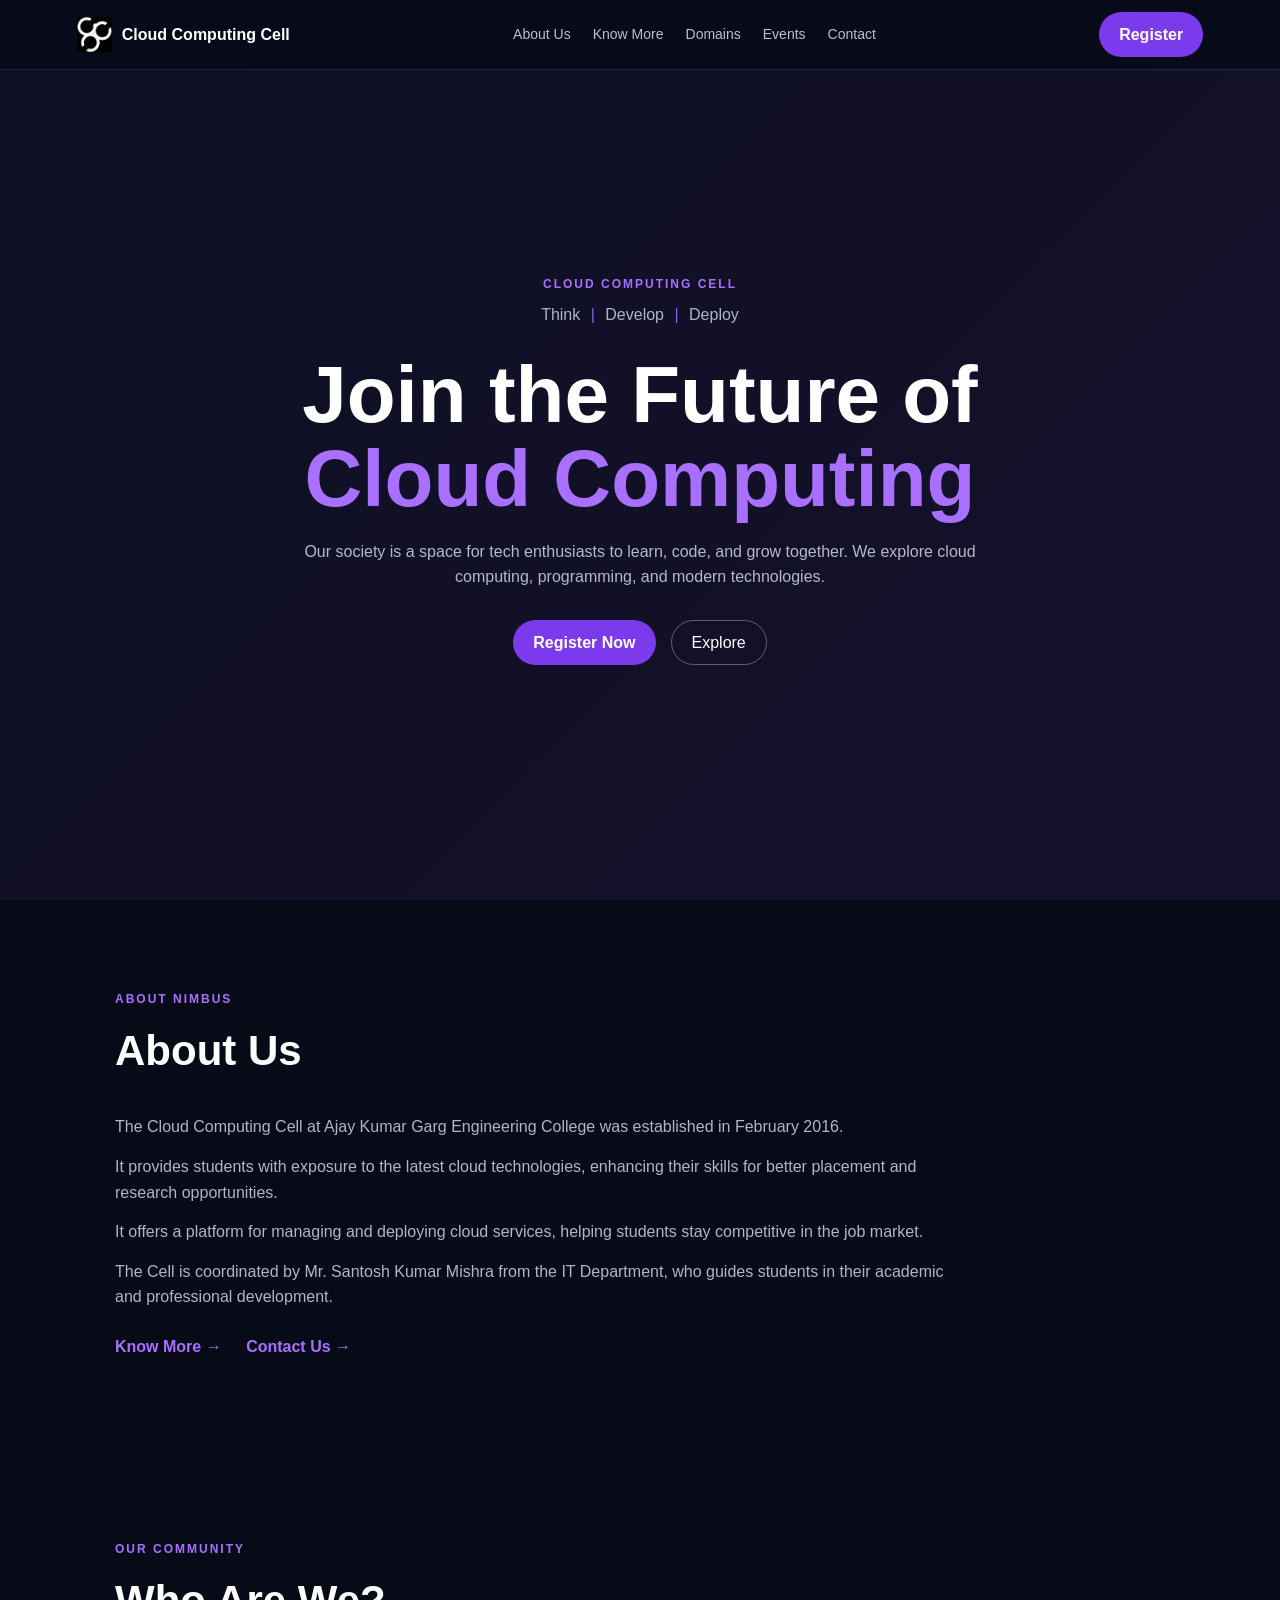
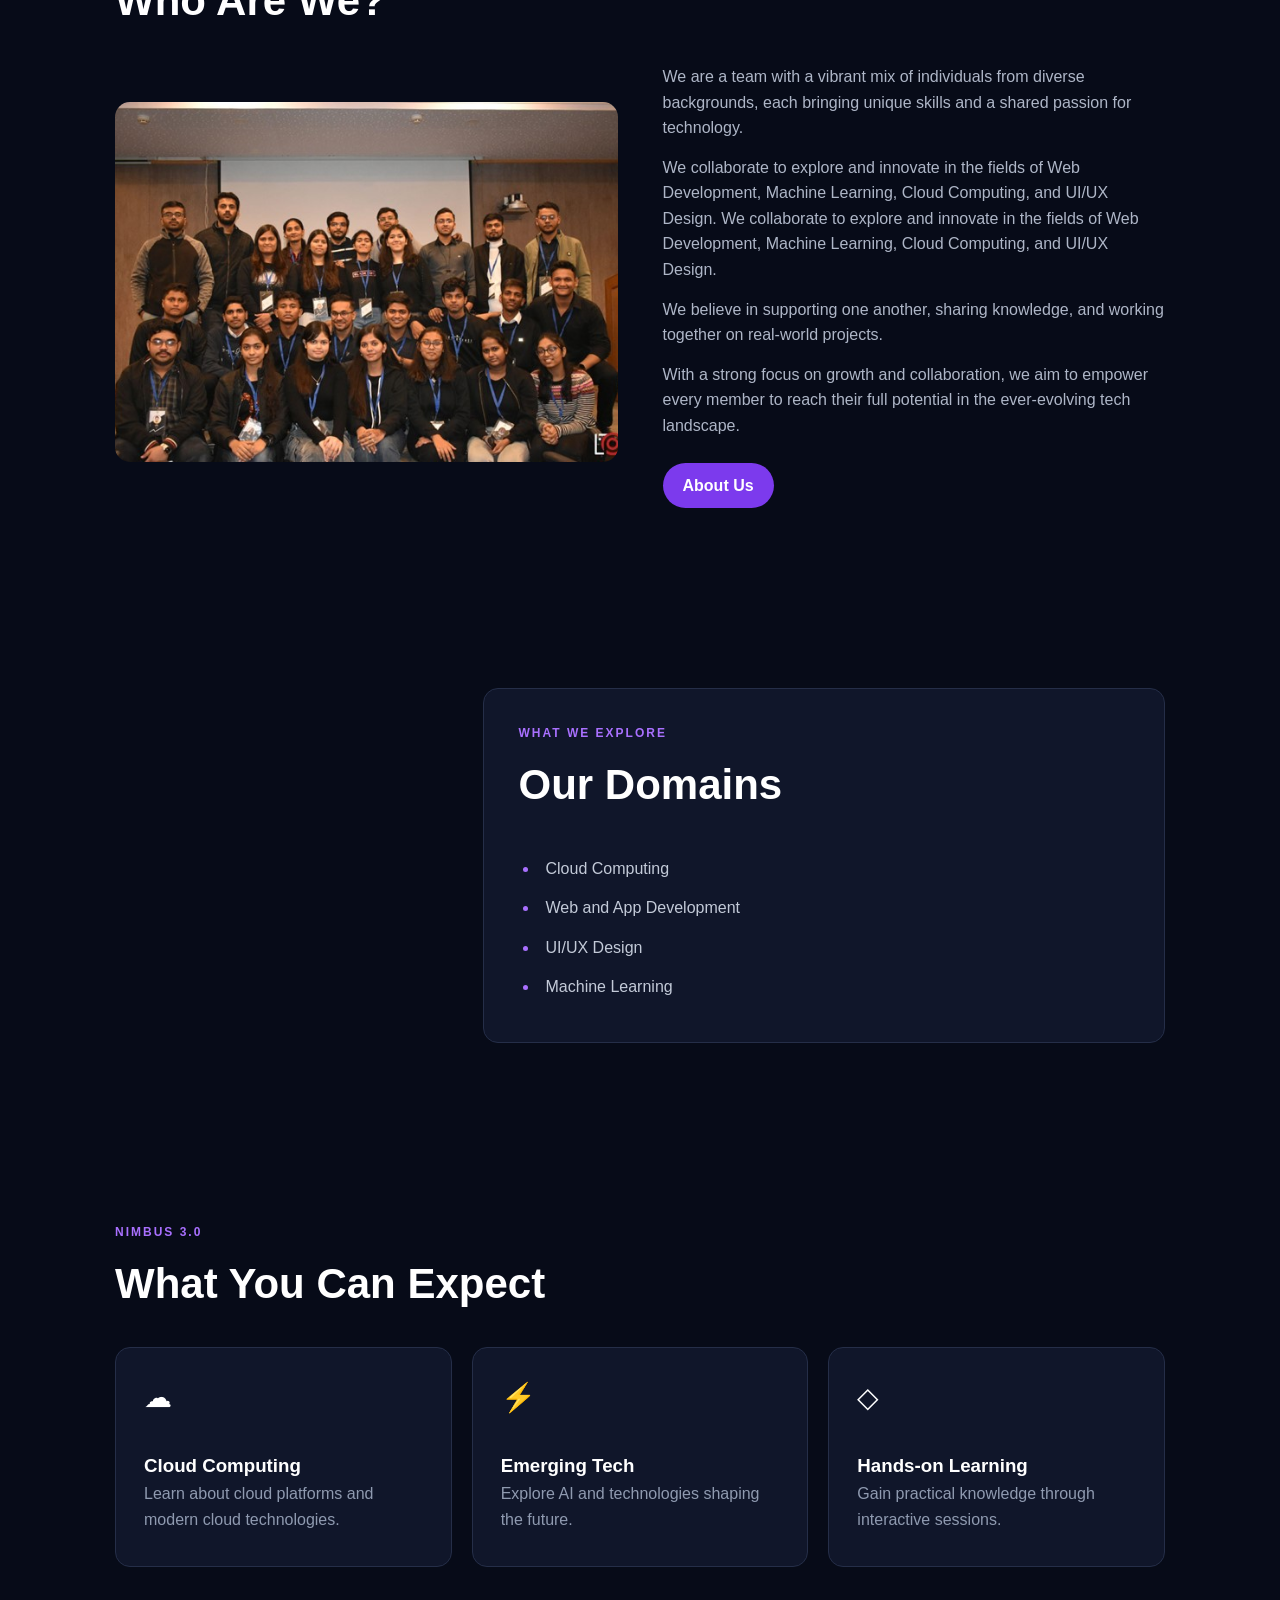
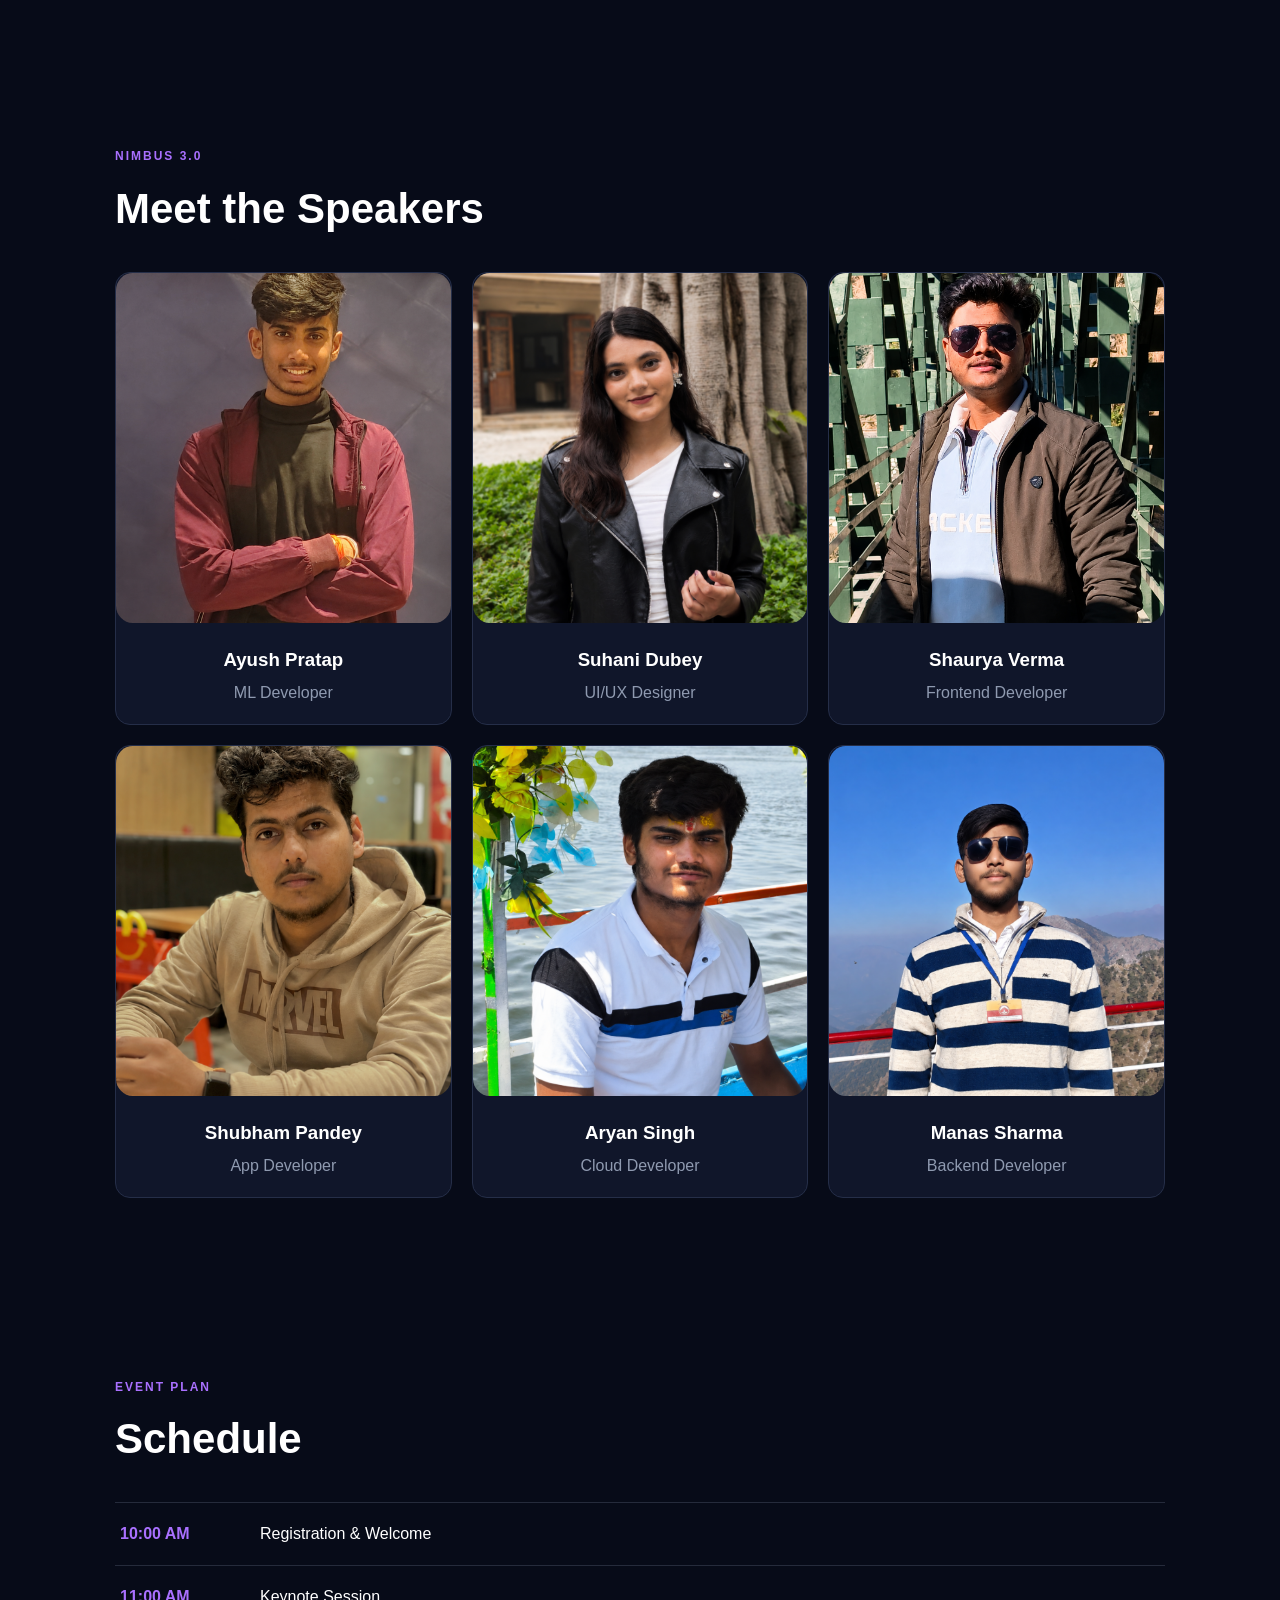
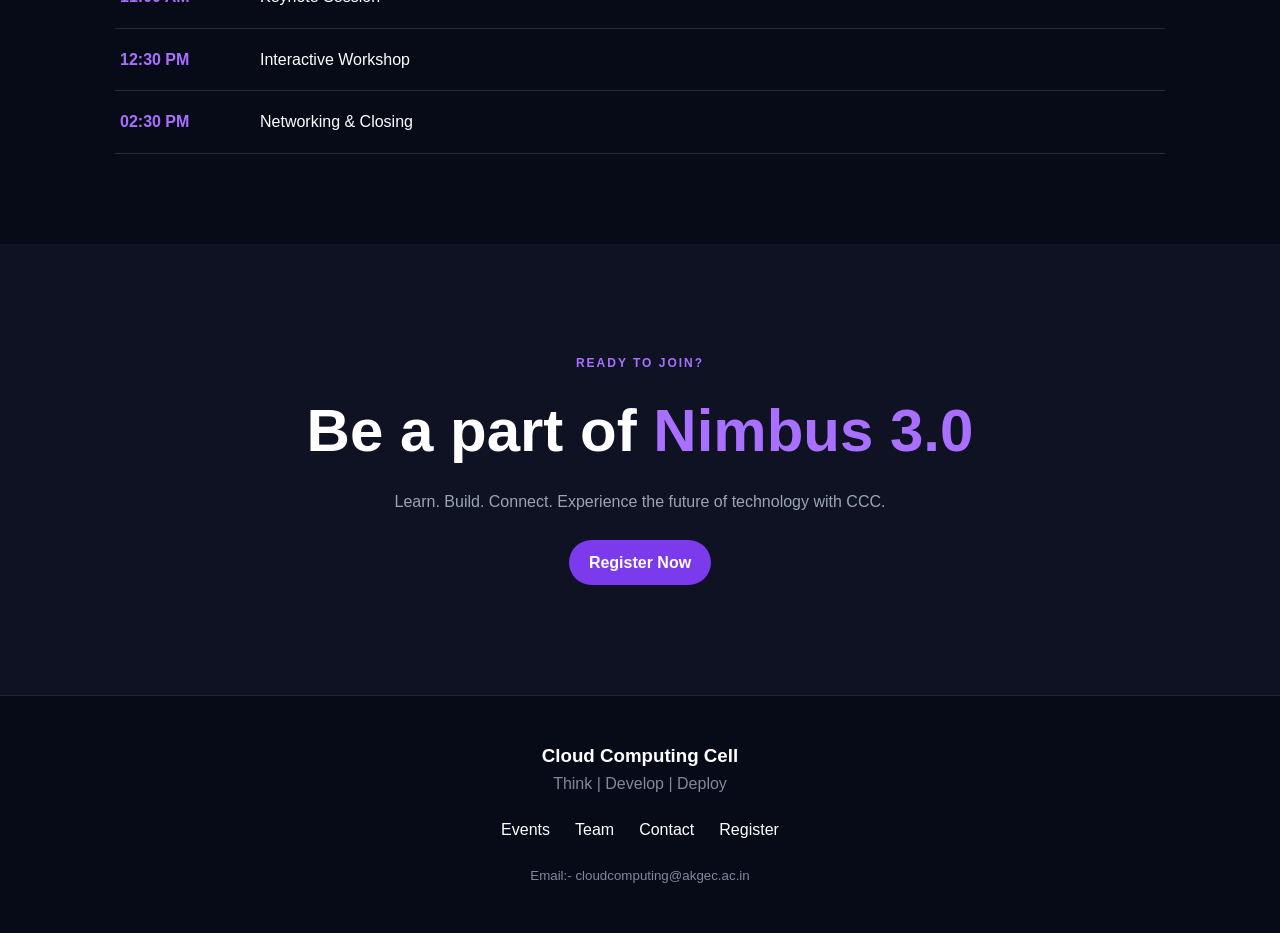
<file: index.html>
<!DOCTYPE html>
<html lang="en">
<head>
    <meta charset="UTF-8">
    <meta name="viewport" content="width=device-width, initial-scale=1.0">

    <title>Nimbus 3.0 | CCC</title>

    <link rel="stylesheet" href="style.css">
    
</head>

<body>




    <header>
     <nav class="navbar">

     <a href="#" class="logo">
         <img src="CCC.jpeg" alt="CCC Logo"> 
        <span>Cloud Computing Cell</span>  </a>
        
    <div class="nav-links">
    <a href="#about">About Us</a>
    <a href="https://www.akgec.ac.in/rd/cloud-computing-cell/" target="_blank">Know More</a>
    <a href="#domains">Domains</a>
    <a href="https://www.cccakgec.in/Events" target="_blank">Events</a>
    <a href="https://www.cccakgec.in/Contact" target="_blank">Contact</a>
    </div>

    <a href="https://www.cccakgec.in/register"
               target="_blank"
               class="btn">
                Register </a>
             </nav>
    </header> 





    <section class="hero">

    <div class="hero-content">

     <p class="top-text">CLOUD COMPUTING CELL</p>

     <p class="motto">Think <span>|</span> Develop <span>|</span> Deploy</p>

     <h1>  Join the Future of
                <span>Cloud Computing</span> </h1>
               
     <p class="hero-description">
                Our society is a space for tech enthusiasts to learn,
                code, and grow together. We explore cloud computing,
                programming, and modern technologies. </p>
            
    <div class="hero-buttons">
     <a href="https://www.cccakgec.in/register"  target="_blank"
                   class="btn">
                    Register Now    </a>
                  
     <a href="#about" class="outline-btn">  Explore   </a>
                   
    </div>
    </div>
    </section>





    <section id="about" class="section">
    <p class="section-label">ABOUT NIMBUS</p>
    <h2>About Us</h2>

     <div class="about-text">

    <p>   The Cloud Computing Cell at Ajay Kumar Garg Engineering
                College was established in February 2016.  </p>
                
    <p>   It provides students with exposure to the latest cloud
                technologies, enhancing their skills for better placement
                and research opportunities.  </p>
                
     <p>   It offers a platform for managing and deploying cloud
                services, helping students stay competitive in the job market.  </p>
               
     <p>   
                The Cell is coordinated by Mr. Santosh Kumar Mishra from
                the IT Department, who guides students in their academic
                and professional development.  </p>
           

     <a href="https://www.akgec.ac.in/rd/cloud-computing-cell/"
               target="_blank"
               class="text-link">
                Know More →   </a>
          

     <a href="https://www.cccakgec.in/Contact"
               target="_blank"
               class="text-link">
                Contact Us →   </a>
    </div>
    </section>





    <section class="section who">

    <p class="section-label">OUR COMMUNITY</p>
    <h2>Who Are We?</h2>

    <div class="who-content">

     <div class="who-image">

    <img src="team1.jpg"
                     alt="CCC Team"> </div>


    <div class="who-text">
    <p>    We are a team with a vibrant mix of individuals from
                    diverse backgrounds, each bringing unique skills and
                    a shared passion for technology.   </p>
                   
    <p>      We collaborate to explore and innovate in the fields
                    of Web Development, Machine Learning, Cloud Computing,
                    and UI/UX Design.
                    We collaborate to explore and innovate in the fields
                    of Web Development, Machine Learning, Cloud Computing,
                    and UI/UX Design.   </p>
              
     <p>        We believe in supporting one another, sharing knowledge,
                    and working together on real-world projects. </p>
                
     <p>        With a strong focus on growth and collaboration, we aim
                    to empower every member to reach their full potential
                    in the ever-evolving tech landscape.     </p>
                    
     <a href="https://www.cccakgec.in/Team1" target="_blank"
                   class="btn">
                    About Us </a>
    </div>
    </div>
    </section>





    <section id="domains" class="section">
    <div class="domain-box">
     <p class="section-label">WHAT WE EXPLORE</p>
     <h2>Our Domains</h2>
        <ul>
         <li>Cloud Computing</li>
         <li>Web and App Development</li>
         <li>UI/UX Design</li>
         <li>Machine Learning</li>
        </ul>
    </div>
    </section>





    <section class="section">

    <p class="section-label">NIMBUS 3.0</p>
    <h2>What You Can Expect</h2>

    <div class="cards">
    <div class="card">
    <div class="icon">☁</div>
    <h3>Cloud Computing</h3>
        <p> Learn about cloud platforms and modern
                    cloud technologies. </p>
    </div>
    <div class="card">
     <div class="icon">⚡</div>
     <h3>Emerging Tech</h3>
     <p>  Explore AI and technologies shaping
                    the future. </p>
                   
     </div>
    <div class="card">
    <div class="icon">◇</div>
     <h3>Hands-on Learning</h3>
     <p> Gain practical knowledge through
                    interactive sessions.  </p>
                    
               
     </div>
     </div>
     </section>





<section class="section">

 <p class="section-label">NIMBUS 3.0</p>
    <h2>Meet the Speakers</h2>
    <div class="speakers">

    <div class="speaker">
    <img src="Ayush.png" alt="Ayush Pratap"
            style="width:100%; height: 350px; border-radius: 5%;">

        <h3>Ayush Pratap</h3>
        <p>ML Developer</p>
        </div>

    <div class="speaker">
    <img src="Suhani.png" alt="Suhani Dubey"
            style="width: 100%; height: 350px; border-radius: 5%;">

        <h3>Suhani Dubey</h3>
        <p>UI/UX Designer</p>
        </div>

    <div class="speaker">
     <img src="Shaurya.png" alt="Shaurya Verma"
            style="width: 100%; height: 350px; border-radius: 5%;">

        <h3>Shaurya Verma</h3>
        <p>Frontend Developer</p>
        </div>

        <div class="speaker">
            <img src="Shubham.png" alt="Shubham Pandey"
            style="width: 100%; height: 350px; border-radius: 5%;">

        <h3>Shubham Pandey</h3>
        <p>App Developer</p>
        </div>

        <div class="speaker">
            <img src="Aryan.png" alt="Aryan Singh"
            style="width: 100%; height: 350px; border-radius: 5%;">

        <h3>Aryan Singh</h3>
        <p>Cloud Developer</p>
        </div>

        <div class="speaker">
            <img src="Manas.png" alt="Manas Sharma"
            style="width: 100%; height: 350px; border-radius: 5%;">

        <h3>Manas Sharma</h3>
        <p>Backend Developer</p>
        </div>

    </div>

</section>





    <section class="section">

    <p class="section-label">EVENT PLAN</p>
    <h2>Schedule</h2>

    <div class="schedule">

    <div>
        <strong>10:00 AM</strong>
        <span>Registration & Welcome</span>
    </div>

    <div>
        <strong>11:00 AM</strong>
        <span>Keynote Session</span>
    </div>

    <div>
        <strong>12:30 PM</strong>
        <span>Interactive Workshop</span>
    </div>

    <div>
        <strong>02:30 PM</strong>
        <span>Networking & Closing</span>
    </div>

    </div>

    </section>






    <section class="final-section">

    <p class="section-label">READY TO JOIN?</p>

    <h2>Be a part of <span>Nimbus 3.0</span></h2>

    <p> Learn. Build. Connect. Experience the future
            of technology with CCC.  </p>
            
       <a href="https://www.cccakgec.in/register"
           target="_blank"
           class="btn">
            Register Now
        </a>

    </section>






    <footer>

    <h3>Cloud Computing Cell</h3>

    <p>Think | Develop | Deploy</p>

    <div class="footer-links">
        <a href="https://www.cccakgec.in/Events" target="_blank">Events</a>
        <a href="https://www.cccakgec.in/Team" target="_blank">Team</a>
        <a href="https://www.cccakgec.in/Contact" target="_blank">Contact</a>
        <a href="https://www.cccakgec.in/register" target="_blank">Register</a>
    </div>

        <small>Email:- cloudcomputing@akgec.ac.in</small>

    </footer>

</body>
</html>
</file>
<file: style.css>
* {
    margin: 0;
    padding: 0;
    box-sizing: border-box;
}

html {
    scroll-behavior: smooth;
}

body {
    font-family: "Inter", sans-serif;
    background: #070b18;
    color: white;
    line-height: 1.6;
}

a {
    text-decoration: none;
    color: inherit;
}


/* Navbar */

.navbar {
    height: 70px;
    padding: 0 6%;
    display: flex;
    align-items: center;
    justify-content: space-between;

    position: fixed;
    top: 0;
    width: 100%;
    z-index: 10;

    background: rgba(7, 11, 24, 0.9);
    border-bottom: 1px solid #20263a;
}

.logo {
    display: flex;
    align-items: center;
    gap: 10px;
    font-weight: 700;
}

.logo img {
    width: 35px;
    height: 35px;
    object-fit: contain;
}

.nav-links {
    display: flex;
    gap: 22px;
}

.nav-links a {
    color: #b9c0d0;
    font-size: 14px;
}

.nav-links a:hover {
    color: #a970ff;
}


/* Buttons */

.btn {
    display: inline-block;
    padding: 10px 20px;
    border-radius: 25px;
    background: #7c3aed;
    color: white;
    font-weight: 600;
}

.btn:hover {
    background: #965cff;
}

.outline-btn {
    padding: 9px 20px;
    border: 1px solid #596176;
    border-radius: 25px;
}

.outline-btn:hover {
    border-color: #9b62ff;
}


/* Hero */

.hero {
    min-height: 100vh;
    padding: 120px 8% 80px;

    display: flex;
    align-items: center;
    justify-content: center;

    text-align: center;

    background:
        linear-gradient(135deg, #0c1022, #17102c);
}

.hero-content {
    max-width: 850px;
}

.top-text,
.section-label {
    color: #a970ff;
    font-size: 12px;
    font-weight: 700;
    letter-spacing: 2px;
}

.motto {
    margin-top: 8px;
    color: #aeb5c6;
}

.motto span {
    color: #8b5cf6;
    margin: 0 6px;
}

.hero h1 {
    margin: 25px 0 18px;
    font-size: clamp(45px, 7vw, 80px);
    line-height: 1.05;
}

.hero h1 span {
    color: #a970ff;
    display: block;
}

.hero-description {
    max-width: 700px;
    margin: auto;
    color: #b3bac9;
}

.hero-buttons {
    margin-top: 30px;
    display: flex;
    justify-content: center;
    gap: 15px;
}


/* Sections */

.section {
    max-width: 1100px;
    margin: auto;
    padding: 90px 25px;
}

.section h2 {
    font-size: 42px;
    margin: 8px 0 30px;
}


/* About */

.about-text {
    max-width: 850px;
}

.about-text p,
.who-text p {
    color: #aeb6c7;
    margin-bottom: 14px;
}

.text-link {
    display: inline-block;
    margin: 10px 20px 0 0;
    color: #a970ff;
    font-weight: 600;
}


/* Who Are We */

.who-content {
    display: grid;
    grid-template-columns: 1fr 1fr;
    gap: 45px;
    align-items: center;
}

.who-image img {
    width: 100%;
    height: 360px;
    object-fit: cover;
    border-radius: 15px;
}

.who-text .btn {
    margin-top: 10px;
}


/* Domains */

.domain-box {
    width: 65%;
    margin-left: auto;
    padding: 35px;

    background: #10162a;
    border: 1px solid #252e48;
    border-radius: 15px;
}

.domain-box ul {
    padding-left: 20px;
    color: #c3cad8;
}

.domain-box li {
    padding: 7px;
}

.domain-box li::marker {
    color: #a970ff;
}


/* Cards */

.cards,
.speakers {
    display: grid;
    grid-template-columns: repeat(3, 1fr);
    gap: 20px;
}

.card,
.speaker {
    background: #10162a;
    border: 1px solid #252e48;
    border-radius: 15px;
    overflow: hidden;
}

.card {
    padding: 28px;
    min-height: 220px;
}

.card:hover,
.speaker:hover {
    border-color: #8050d9;
}

.icon {
    font-size: 28px;
    margin-bottom: 30px;
}

.card p,
.speaker p {
    color: #8f9ab0;
}


/* Speakers */

.speaker img {
    width: 100%;
    height: 280px;
    object-fit: cover;
}

.speaker h3,
.speaker p {
    text-align: center;
}

.speaker h3 {
    padding-top: 15px;
}

.speaker p {
    padding: 5px 10px 18px;
    color: #8f9ab0;
}

/* Schedule */

.schedule {
    border-top: 1px solid #252b3b;
}

.schedule div {
    padding: 18px 5px;
    display: flex;
    gap: 40px;
    border-bottom: 1px solid #252b3b;
}

.schedule strong {
    width: 100px;
    color: #a970ff;
}


/* Final section */

.final-section {
    padding: 110px 25px;
    text-align: center;
    background: #0e1222;
}

.final-section h2 {
    font-size: clamp(40px, 6vw, 60px);
    margin: 10px 0;
}

.final-section h2 span {
    color: #a970ff;
}

.final-section > p:not(.section-label) {
    color: #9ba4b7;
    margin-bottom: 25px;
}


/* Footer */

footer {
    padding: 45px 20px;
    text-align: center;
    border-top: 1px solid #20263a;
}

footer p,
footer small {
    color: #7f899d;
}

.footer-links {
    margin: 20px 0;
    display: flex;
    justify-content: center;
    gap: 25px;
}

.footer-links a:hover {
    color: #a970ff;
}


/* Mobile */

@media (max-width: 800px) {

    .nav-links {
        display: none;
    }

    .who-content,
    .cards,
    .speakers {
        grid-template-columns: 1fr;
    }

    .who-image img {
        height: auto;
    }


    .domain-box {
        width: 100%;
    }

    .hero h1 {
        font-size: 48px;
    }
}

@media (max-width: 500px) {

    .logo span {
        display: none;
    }

    .hero-buttons {
        flex-direction: column;
        align-items: center;
    }

    .schedule div {
        flex-direction: column;
        gap: 5px;
    }
}
</file>
